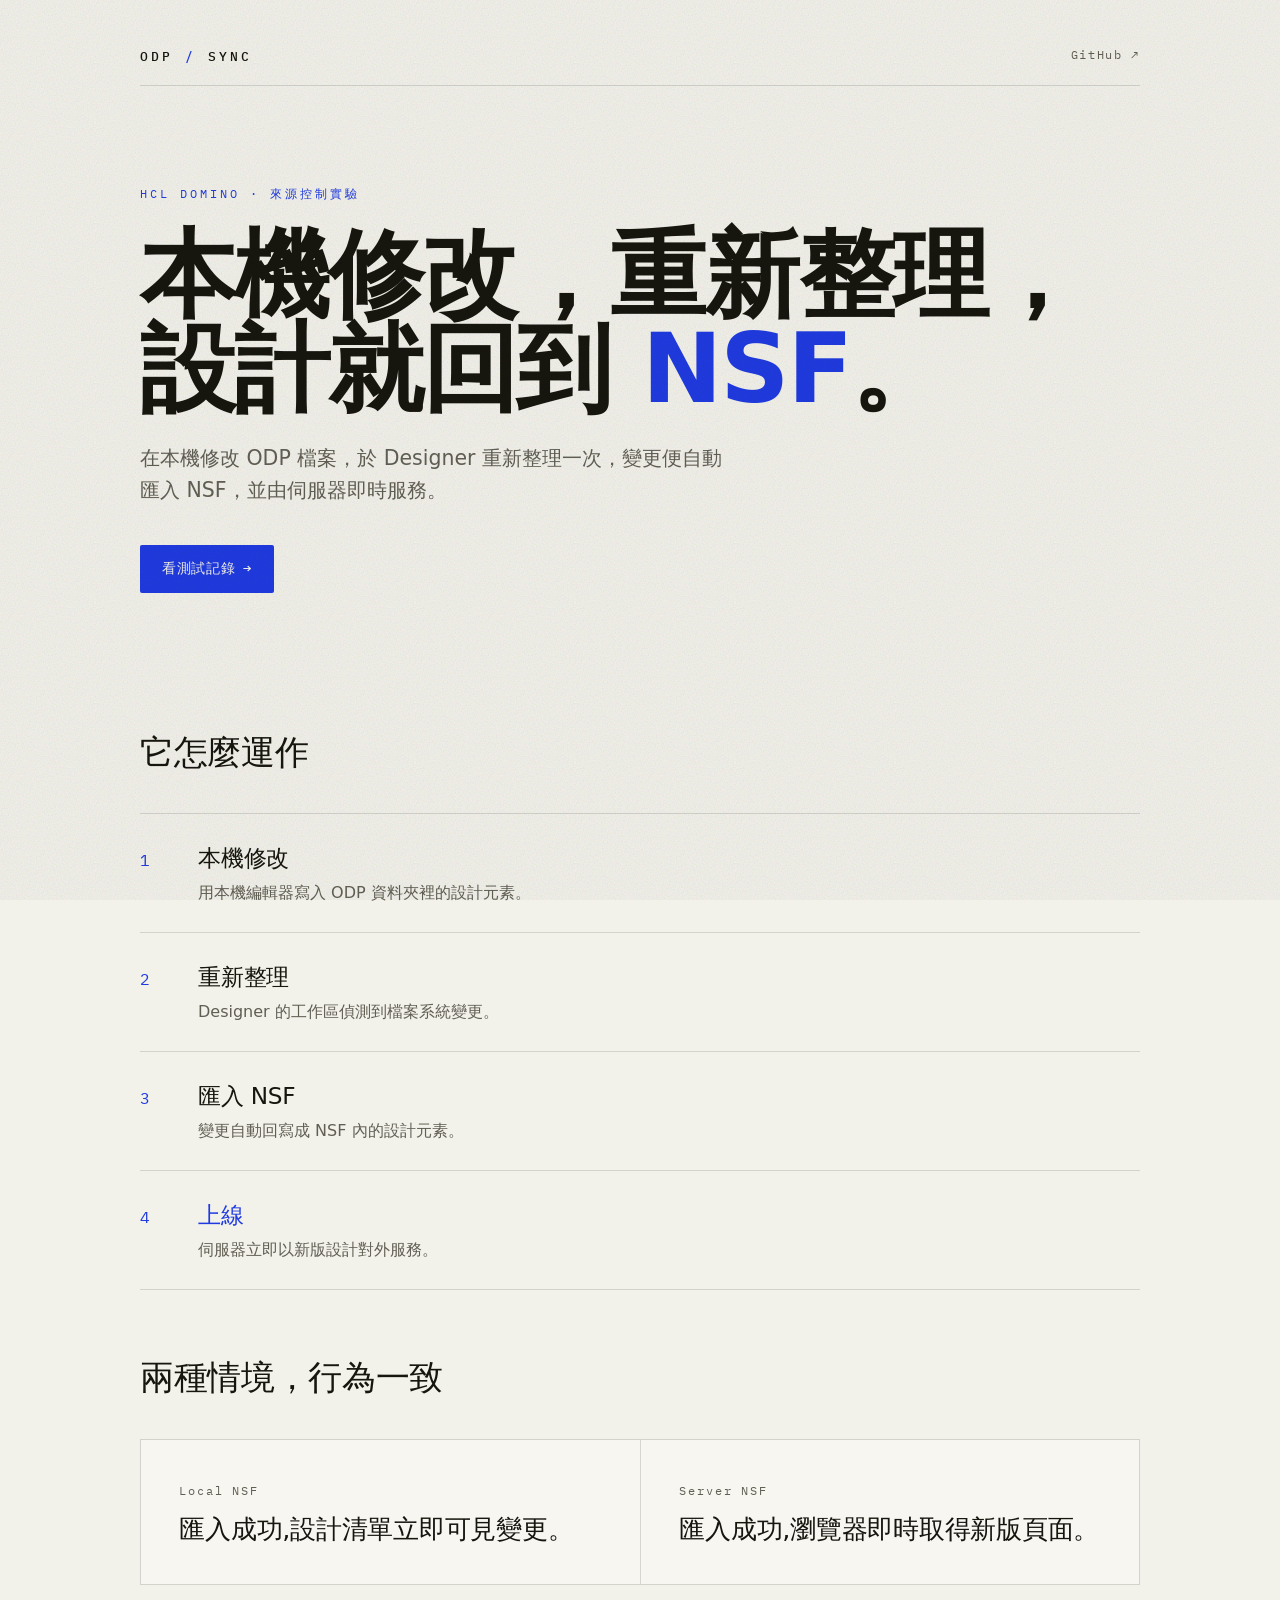
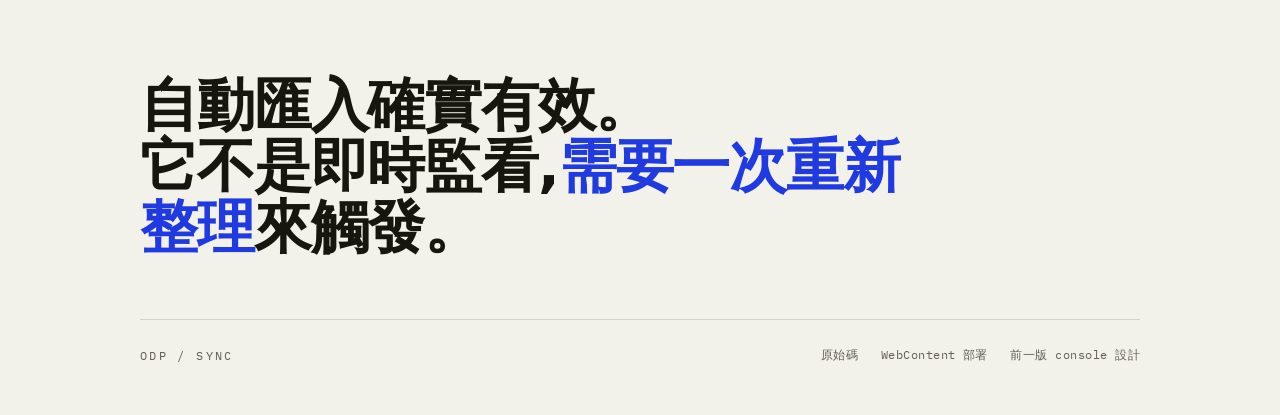
<file: index.html>
<!DOCTYPE html>
<html lang="zh-Hant">
<head>
  <meta charset="UTF-8" />
  <meta name="viewport" content="width=device-width, initial-scale=1.0" />
  <title>ODP Sync · Domino 來源控制部署實驗</title>
  <meta name="description" content="驗證 HCL Domino Designer 自動匯入：外部改 ODP 檔案，重新整理一次，變更即回寫 NSF 並由伺服器服務。" />
  <!-- 靜態頁（無 build step，需從 Domino / GitHub Pages 直接服務），故以 link 載入字體 CDN -->
  <link rel="preconnect" href="https://api.fontshare.com" crossorigin />
  <link rel="preconnect" href="https://fonts.gstatic.com" crossorigin />
  <link href="https://api.fontshare.com/v2/css?f[]=clash-display@500,600,700&f[]=general-sans@400,500,600&display=swap" rel="stylesheet" />
  <link href="https://fonts.googleapis.com/css2?family=IBM+Plex+Mono:wght@400;500&display=swap" rel="stylesheet" />
  <link rel="stylesheet" href="assets/style.css" />
</head>
<body>
  <div class="grain" aria-hidden="true"></div>

  <div class="shell">
    <header class="masthead reveal" style="--d:0">
      <span class="wordmark">ODP <span class="slash">/</span> SYNC</span>
      <a class="mast-link" href="https://github.com/bryanHsiao/domino-odp-sync">GitHub <span aria-hidden="true">↗</span></a>
    </header>

    <main>
      <section class="hero">
        <p class="eyebrow reveal" style="--d:1">HCL Domino · 來源控制實驗</p>
        <h1 class="reveal" style="--d:2">本機修改，重新整理，<br />設計就回到 <span class="hl">NSF</span>。</h1>
        <p class="standfirst reveal" style="--d:3">在本機修改 ODP 檔案，於 Designer 重新整理一次，變更便自動匯入 NSF，並由伺服器即時服務。</p>
        <a class="cta reveal" style="--d:4" href="https://github.com/bryanHsiao/domino-odp-sync/blob/main/docs/test-record.md">看測試記錄 <span aria-hidden="true">→</span></a>
      </section>

      <section class="steps">
        <h2 class="sec-title">它怎麼運作</h2>
        <ol class="flow">
          <li class="step">
            <b class="num">1</b>
            <div class="step-body">
              <h3>本機修改</h3>
              <p>用本機編輯器寫入 ODP 資料夾裡的設計元素。</p>
            </div>
          </li>
          <li class="step">
            <b class="num">2</b>
            <div class="step-body">
              <h3>重新整理</h3>
              <p>Designer 的工作區偵測到檔案系統變更。</p>
            </div>
          </li>
          <li class="step">
            <b class="num">3</b>
            <div class="step-body">
              <h3>匯入 NSF</h3>
              <p>變更自動回寫成 NSF 內的設計元素。</p>
            </div>
          </li>
          <li class="step is-end">
            <b class="num">4</b>
            <div class="step-body">
              <h3>上線</h3>
              <p>伺服器立即以新版設計對外服務。</p>
            </div>
          </li>
        </ol>
      </section>

      <section class="scenarios">
        <h2 class="sec-title">兩種情境，行為一致</h2>
        <div class="split">
          <article class="case">
            <span class="case-tag">Local NSF</span>
            <p class="case-line">匯入成功,設計清單立即可見變更。</p>
          </article>
          <article class="case">
            <span class="case-tag">Server NSF</span>
            <p class="case-line">匯入成功,瀏覽器即時取得新版頁面。</p>
          </article>
        </div>
      </section>

      <section class="takeaway">
        <p class="takeaway-text reveal-on-load">
          自動匯入確實有效。<br />
          它不是即時監看,<span class="hl">需要一次重新整理</span>來觸發。
        </p>
      </section>
    </main>

    <footer class="foot">
      <div class="foot-row">
        <span class="foot-mark">ODP / SYNC</span>
        <nav class="foot-nav">
          <a href="https://github.com/bryanHsiao/domino-odp-sync">原始碼</a>
          <a href="https://github.com/bryanHsiao/domino-odp-sync/blob/main/docs/test-record-2-webcontent.md">WebContent 部署</a>
          <a href="console/">前一版 console 設計</a>
        </nav>
      </div>
    </footer>
  </div>
</body>
</html>
</file>
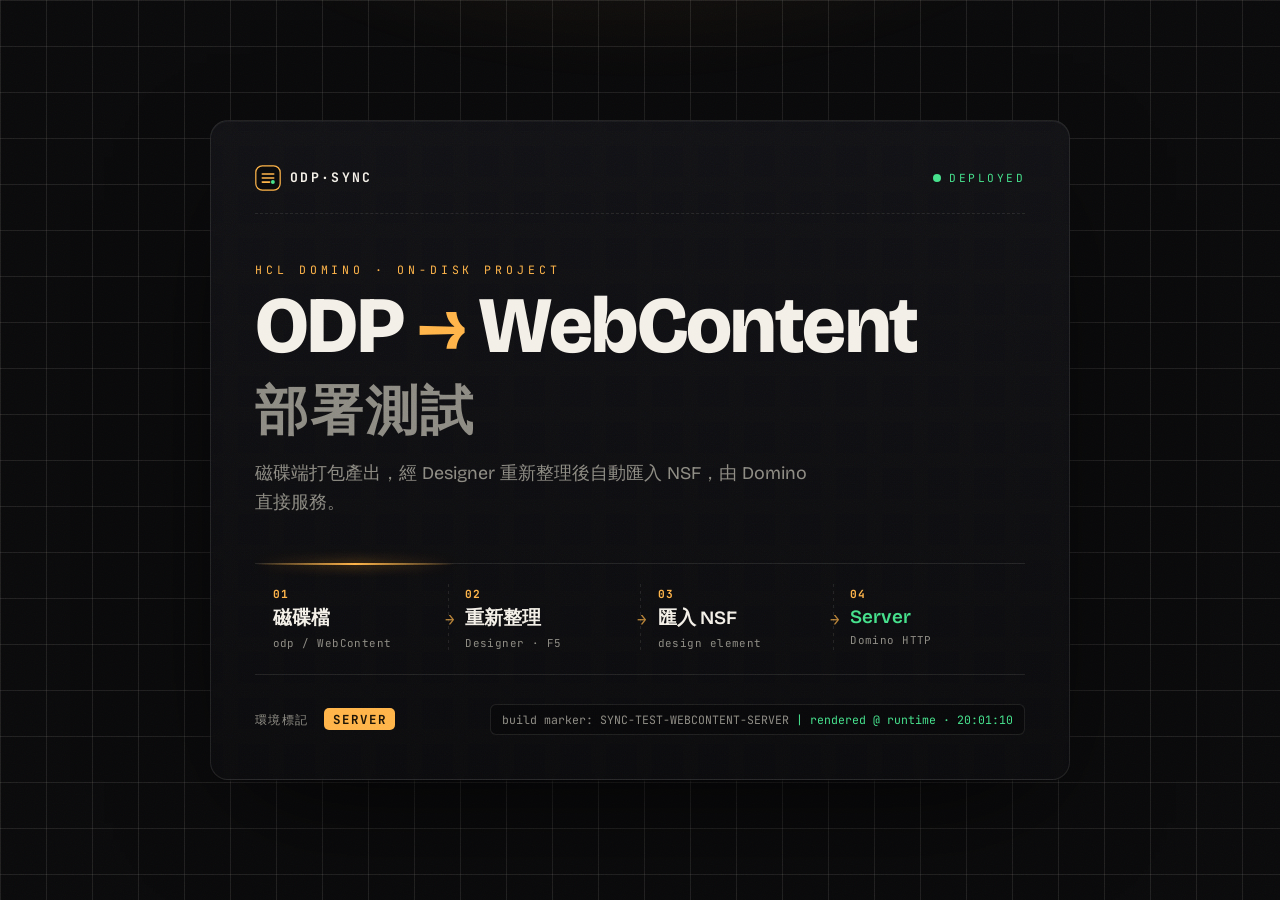
<file: console/index.html>
<!DOCTYPE html>
<html lang="zh-Hant">
<head>
  <meta charset="UTF-8" />
  <meta name="viewport" content="width=device-width, initial-scale=1.0" />
  <title>ODP WebContent Deploy Test [SERVER]</title>
  <link rel="preconnect" href="https://fonts.googleapis.com" />
  <link rel="preconnect" href="https://fonts.gstatic.com" crossorigin />
  <link href="https://fonts.googleapis.com/css2?family=Bricolage+Grotesque:opsz,wght@12..96,400;12..96,600;12..96,800&family=JetBrains+Mono:wght@400;500;700&display=swap" rel="stylesheet" />
  <link rel="stylesheet" href="assets/index-e5f6a7b8.css" />
</head>
<body>
  <div class="grain" aria-hidden="true"></div>
  <div class="glow" aria-hidden="true"></div>

  <main class="console">
    <header class="topbar reveal" style="--d:0">
      <span class="brand">
        <img src="assets/img/logo-9f8e7d.svg" width="26" height="26" alt="" />
        ODP·SYNC
      </span>
      <span class="status"><span class="status-dot"></span>DEPLOYED</span>
    </header>

    <section class="hero">
      <p class="kicker reveal" style="--d:1">HCL DOMINO · ON-DISK PROJECT</p>
      <h1 class="reveal" style="--d:2">ODP <span class="arrow">→</span> WebContent<br /><span class="zh">部署測試</span></h1>
      <p class="lede reveal" style="--d:3">磁碟端打包產出，經 Designer 重新整理後自動匯入 NSF，由 Domino 直接服務。</p>
    </section>

    <ol class="flow" aria-label="部署流程">
      <li class="node reveal" style="--d:4;--i:0"><b class="n-idx">01</b><span class="n-label">磁碟檔</span><span class="n-sub">odp / WebContent</span></li>
      <li class="node reveal" style="--d:5;--i:1"><b class="n-idx">02</b><span class="n-label">重新整理</span><span class="n-sub">Designer · F5</span></li>
      <li class="node reveal" style="--d:6;--i:2"><b class="n-idx">03</b><span class="n-label">匯入 NSF</span><span class="n-sub">design element</span></li>
      <li class="node node--end reveal" style="--d:7;--i:3"><b class="n-idx">04</b><span class="n-label">Server</span><span class="n-sub">Domino HTTP</span></li>
    </ol>

    <footer class="manifest reveal" style="--d:8">
      <div class="env">環境標記 <b>SERVER</b></div>
      <div id="stamp" class="marker">build marker: SYNC-TEST-WEBCONTENT-SERVER</div>
    </footer>
  </main>

  <script type="module" src="assets/index-a1b2c3d4.js"></script>
</body>
</html>
</file>
<file: assets/style.css>
/* ODP / SYNC : editorial engineering broadsheet
   tokens: cool paper + ink + single cobalt accent (locked), dual-mode */
:root{
  --paper:#f2f1ea;
  --raised:#f7f6f0;
  --ink:#16150e;
  --muted:#615f54;
  --line:rgba(22,21,14,.14);
  --accent:#1f3ae0;
  --accent-soft:rgba(31,58,224,.12);
  --display:"Clash Display",system-ui,sans-serif;
  --sans:"General Sans",system-ui,sans-serif;
  --mono:"IBM Plex Mono",ui-monospace,monospace;
}
@media (prefers-color-scheme:dark){
  :root{
    --paper:#121116;
    --raised:#17161d;
    --ink:#ecebe2;
    --muted:#9a988b;
    --line:rgba(236,235,226,.15);
    --accent:#8298ff;
    --accent-soft:rgba(130,152,255,.16);
  }
}

*{box-sizing:border-box;margin:0;padding:0}
html{-webkit-text-size-adjust:100%}
body{
  font-family:var(--sans);
  color:var(--ink);
  background:var(--paper);
  line-height:1.5;
  -webkit-font-smoothing:antialiased;
  position:relative;
  overflow-x:hidden;
}
.grain{
  position:fixed;inset:0;z-index:50;pointer-events:none;opacity:.4;mix-blend-mode:multiply;
  background-image:url("data:image/svg+xml;utf8,<svg xmlns='http://www.w3.org/2000/svg' width='160' height='160'><filter id='n'><feTurbulence type='fractalNoise' baseFrequency='.85' numOctaves='2' stitchTiles='stitch'/></filter><rect width='100%25' height='100%25' filter='url(%23n)' opacity='.5'/></svg>");
}
@media (prefers-color-scheme:dark){.grain{mix-blend-mode:screen;opacity:.18}}

.shell{max-width:1080px;margin:0 auto;padding:clamp(1.25rem,4vw,2.5rem)}
a{color:inherit;text-decoration:none}

/* ── masthead ── */
.masthead{
  display:flex;justify-content:space-between;align-items:center;
  padding:.4rem 0 1.1rem;border-bottom:1px solid var(--line);
}
.wordmark{font-family:var(--mono);font-size:.82rem;letter-spacing:.22em;font-weight:500}
.wordmark .slash{color:var(--accent);margin:0 .1em}
.mast-link{
  font-family:var(--mono);font-size:.74rem;letter-spacing:.14em;color:var(--muted);
  padding-bottom:2px;border-bottom:1px solid transparent;transition:color .25s,border-color .25s;
}
.mast-link:hover{color:var(--accent);border-color:var(--accent)}

/* ── hero / editorial manifesto ── */
.hero{padding:clamp(3rem,11vh,6.5rem) 0 clamp(2.5rem,8vh,5rem)}
.eyebrow{
  font-family:var(--mono);font-size:.72rem;letter-spacing:.26em;text-transform:uppercase;
  color:var(--accent);margin-bottom:1.6rem;
}
h1{
  font-family:var(--display);font-weight:600;
  font-size:clamp(2.7rem,8.5vw,6rem);line-height:.98;letter-spacing:-.02em;
  max-width:16ch;
}
h1 .hl{color:var(--accent)}
.standfirst{
  margin-top:1.7rem;max-width:46ch;color:var(--muted);
  font-size:clamp(1.05rem,2.3vw,1.28rem);line-height:1.55;
}
.cta{
  display:inline-flex;align-items:center;gap:.5rem;margin-top:2.4rem;
  font-family:var(--mono);font-size:.86rem;letter-spacing:.04em;font-weight:500;
  color:var(--paper);background:var(--accent);
  padding:.85rem 1.4rem;border-radius:2px;
  transition:transform .18s cubic-bezier(.2,.7,.2,1),filter .2s;
}
.cta span{transition:transform .25s cubic-bezier(.2,.7,.2,1)}
.cta:hover{filter:brightness(1.08)}
.cta:hover span{transform:translateX(4px)}
.cta:active{transform:translateY(1px)}

/* ── section heading shared ── */
.sec-title{
  font-family:var(--display);font-weight:500;
  font-size:clamp(1.5rem,3.4vw,2.1rem);letter-spacing:-.01em;
  padding-top:clamp(2.5rem,7vh,4.5rem);margin-bottom:2.2rem;
}

/* ── steps / ordered process ── */
.flow{list-style:none;border-top:1px solid var(--line)}
.step{
  display:grid;grid-template-columns:auto 1fr;gap:clamp(1rem,4vw,3rem);align-items:baseline;
  padding:1.7rem 0;border-bottom:1px solid var(--line);
}
.step .num{
  font-family:var(--mono);font-weight:400;font-size:1rem;color:var(--accent);
  font-variant-numeric:tabular-nums;padding-top:.35rem;
}
.step-body h3{font-family:var(--display);font-weight:500;font-size:1.45rem;letter-spacing:-.01em}
.step-body p{color:var(--muted);margin-top:.3rem;max-width:42ch}
.step.is-end h3{color:var(--accent)}

/* ── scenarios / split ── */
.split{display:grid;grid-template-columns:1fr 1fr;gap:0;border:1px solid var(--line)}
.case{padding:clamp(1.5rem,4vw,2.4rem);background:var(--raised)}
.case + .case{border-left:1px solid var(--line)}
.case-tag{
  font-family:var(--mono);font-size:.72rem;letter-spacing:.16em;color:var(--muted);
  display:inline-block;margin-bottom:.9rem;
}
.case-line{font-family:var(--display);font-weight:500;font-size:clamp(1.2rem,2.6vw,1.6rem);line-height:1.25;letter-spacing:-.01em}

/* ── takeaway band ── */
.takeaway{padding:clamp(3.5rem,10vh,6rem) 0 clamp(2rem,5vh,3rem)}
.takeaway-text{
  font-family:var(--display);font-weight:600;
  font-size:clamp(2rem,5.5vw,3.6rem);line-height:1.06;letter-spacing:-.02em;max-width:20ch;
}
.takeaway-text .hl{color:var(--accent)}

/* ── footer ── */
.foot{border-top:1px solid var(--line);padding:1.6rem 0 .5rem;margin-top:1rem}
.foot-row{display:flex;flex-wrap:wrap;justify-content:space-between;align-items:center;gap:1rem}
.foot-mark{font-family:var(--mono);font-size:.74rem;letter-spacing:.2em;color:var(--muted)}
.foot-nav{display:flex;flex-wrap:wrap;gap:1.4rem}
.foot-nav a{
  font-family:var(--mono);font-size:.74rem;letter-spacing:.04em;color:var(--muted);
  padding-bottom:2px;border-bottom:1px solid transparent;transition:color .25s,border-color .25s;
}
.foot-nav a:hover{color:var(--accent);border-color:var(--accent)}

/* ── motion: one orchestrated load reveal ── */
.reveal,.reveal-on-load{
  opacity:0;transform:translateY(16px);
  animation:rise .8s cubic-bezier(.2,.7,.2,1) forwards;
  animation-delay:calc(var(--d,2) * 70ms + 120ms);
}
@keyframes rise{to{opacity:1;transform:none}}

@media (prefers-reduced-motion:reduce){
  .reveal,.reveal-on-load{animation:none;opacity:1;transform:none}
  .cta,.cta span,.mast-link,.foot-nav a{transition:none}
}

/* ── mobile collapse ── */
@media (max-width:680px){
  .split{grid-template-columns:1fr}
  .case + .case{border-left:none;border-top:1px solid var(--line)}
  .foot-row{flex-direction:column;align-items:flex-start}
}
</file>
<file: console/assets/index-e5f6a7b8.css>
:root{
  --bg:#0a0a0b;
  --panel:#101013;
  --ink:#f3efe7;
  --muted:#8c8a82;
  --line:rgba(245,239,231,.09);
  --amber:#ffb347;
  --amber-deep:#f5961e;
  --signal:#43e08a;
  --mono:"JetBrains Mono",ui-monospace,monospace;
  --display:"Bricolage Grotesque",system-ui,sans-serif;
}
*{box-sizing:border-box;margin:0;padding:0}
html{-webkit-text-size-adjust:100%}
body{
  min-height:100vh;
  font-family:var(--display);
  color:var(--ink);
  background:var(--bg);
  position:relative;
  overflow-x:hidden;
  display:grid;
  place-items:center;
  padding:clamp(1.25rem,4vw,3rem);
  /* 工程藍圖網格 */
  background-image:
    linear-gradient(var(--line) 1px,transparent 1px),
    linear-gradient(90deg,var(--line) 1px,transparent 1px);
  background-size:46px 46px;
}

/* 上方琥珀光暈 */
.glow{
  position:fixed;inset:-30% 0 auto 0;height:70vh;pointer-events:none;z-index:0;
  background:radial-gradient(60% 80% at 50% 0%,rgba(255,179,71,.18),rgba(255,179,71,.04) 45%,transparent 70%);
  filter:blur(6px);
}
/* 顆粒雜訊覆蓋 */
.grain{
  position:fixed;inset:0;pointer-events:none;z-index:2;opacity:.5;mix-blend-mode:soft-light;
  background-image:url("data:image/svg+xml;utf8,<svg xmlns='http://www.w3.org/2000/svg' width='140' height='140'><filter id='n'><feTurbulence type='fractalNoise' baseFrequency='.9' numOctaves='2' stitchTiles='stitch'/></filter><rect width='100%25' height='100%25' filter='url(%23n)' opacity='.55'/></svg>");
}

.console{
  position:relative;z-index:1;width:min(860px,100%);
  background:linear-gradient(180deg,rgba(20,20,24,.72),rgba(12,12,14,.72));
  border:1px solid var(--line);
  border-radius:18px;
  padding:clamp(1.5rem,4vw,2.75rem);
  box-shadow:0 1px 0 rgba(255,255,255,.04) inset,0 40px 120px -40px rgba(0,0,0,.9);
  backdrop-filter:blur(4px);
}

/* ── 頂列 ── */
.topbar{display:flex;justify-content:space-between;align-items:center;gap:1rem;
  padding-bottom:1.4rem;border-bottom:1px dashed var(--line)}
.brand{display:inline-flex;align-items:center;gap:.55rem;font-family:var(--mono);
  font-weight:700;font-size:.82rem;letter-spacing:.18em}
.brand img{display:block}
.status{display:inline-flex;align-items:center;gap:.5rem;font-family:var(--mono);
  font-size:.7rem;letter-spacing:.22em;color:var(--signal)}
.status-dot{width:8px;height:8px;border-radius:50%;background:var(--signal);
  box-shadow:0 0 0 0 rgba(67,224,138,.6);animation:pulse 2.2s infinite}
@keyframes pulse{0%{box-shadow:0 0 0 0 rgba(67,224,138,.55)}70%{box-shadow:0 0 0 9px rgba(67,224,138,0)}100%{box-shadow:0 0 0 0 rgba(67,224,138,0)}}

/* ── Hero ── */
.hero{padding:clamp(2rem,5vw,3rem) 0 2.4rem}
.kicker{font-family:var(--mono);font-size:.72rem;letter-spacing:.34em;color:var(--amber);text-transform:uppercase}
h1{font-size:clamp(2.5rem,8vw,5rem);line-height:.96;font-weight:800;letter-spacing:-.02em;margin:.7rem 0 1.1rem}
h1 .arrow{color:var(--amber);font-weight:600}
h1 .zh{font-weight:600;color:var(--muted);font-size:.66em;letter-spacing:.04em}
.lede{max-width:46ch;color:var(--muted);font-size:clamp(.98rem,2.4vw,1.12rem);line-height:1.6}

/* ── 部署流水線 ── */
.flow{list-style:none;display:grid;grid-template-columns:repeat(4,1fr);gap:0;
  border-top:1px solid var(--line);border-bottom:1px solid var(--line);
  position:relative;margin-top:.5rem}
.flow::before{ /* 跑動的訊號 */
  content:"";position:absolute;top:-1px;left:0;height:2px;width:26%;
  background:linear-gradient(90deg,transparent,var(--amber),transparent);
  animation:run 4.2s cubic-bezier(.6,0,.4,1) infinite;filter:drop-shadow(0 0 6px var(--amber-deep))}
@keyframes run{0%{left:-26%}100%{left:100%}}
.node{position:relative;padding:1.4rem 1.1rem 1.5rem;display:flex;flex-direction:column;gap:.3rem}
.node + .node::before{content:"";position:absolute;left:0;top:18%;bottom:18%;width:1px;
  background:repeating-linear-gradient(var(--line),var(--line) 3px,transparent 3px,transparent 7px)}
.node::after{content:"→";position:absolute;right:-.45rem;top:50%;transform:translateY(-50%);
  color:var(--amber);font-family:var(--mono);opacity:.7;z-index:1}
.node--end::after,.node:last-child::after{content:""}
.n-idx{font-family:var(--mono);font-size:.7rem;color:var(--amber);letter-spacing:.1em}
.n-label{font-size:1.18rem;font-weight:600}
.n-sub{font-family:var(--mono);font-size:.68rem;color:var(--muted);letter-spacing:.04em}
.node--end .n-label{color:var(--signal)}

/* ── Manifest footer ── */
.manifest{display:flex;flex-wrap:wrap;justify-content:space-between;align-items:center;
  gap:.8rem;margin-top:1.8rem}
.env{font-family:var(--mono);font-size:.78rem;letter-spacing:.12em;color:var(--muted)}
.env b{color:var(--ink);background:var(--amber);color:#1a1205;padding:.16rem .55rem;border-radius:5px;
  margin-left:.4rem;letter-spacing:.16em}
.marker{font-family:var(--mono);font-size:.72rem;color:var(--muted);
  border:1px solid var(--line);border-radius:6px;padding:.45rem .7rem;background:rgba(0,0,0,.25)}
.marker .live{color:var(--signal)}

/* ── 載入交錯揭示 ── */
.reveal{opacity:0;transform:translateY(14px);animation:rise .7s cubic-bezier(.2,.7,.2,1) forwards;
  animation-delay:calc(var(--d,0) * 80ms + 120ms)}
@keyframes rise{to{opacity:1;transform:none}}

@media (max-width:620px){
  .flow{grid-template-columns:repeat(2,1fr)}
  .node::after{content:""}
  .node:nth-child(2n)::before{display:none}
}
@media (prefers-reduced-motion:reduce){
  .reveal{animation:none;opacity:1;transform:none}
  .flow::before,.status-dot{animation:none}
}
</file>
